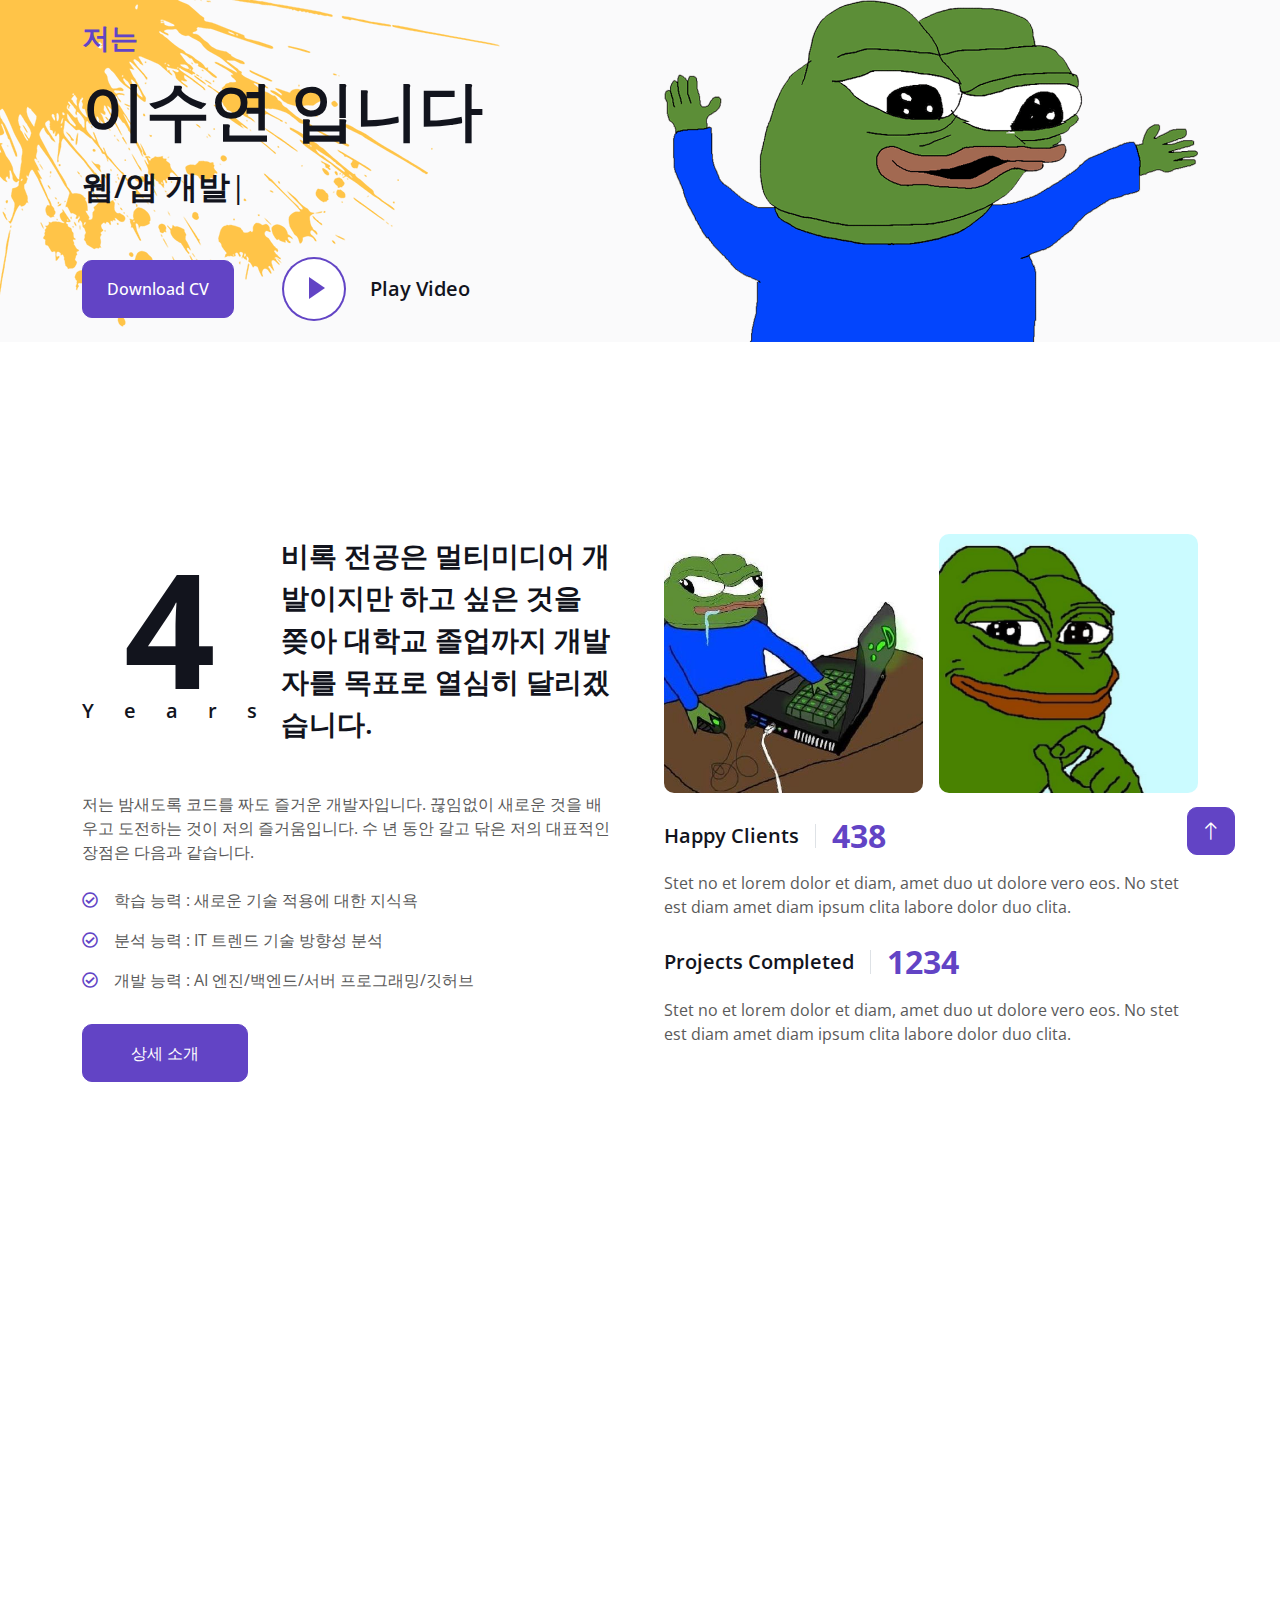
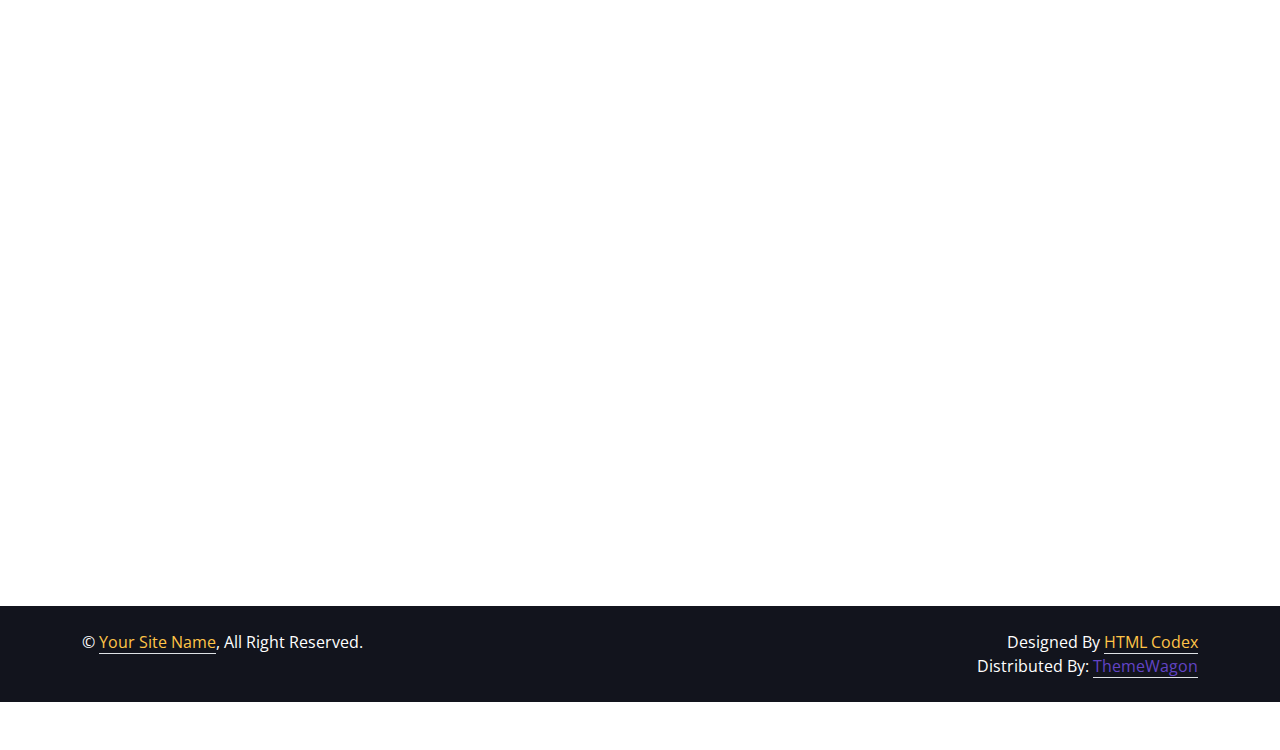
<file: index.html>
<!DOCTYPE html>
<html xmlns:th="http://www.thymeleaf.org">

<head>
    <meta charset="utf-8">
    <title>이수연 포트폴리오</title>
    <meta content="width=device-width, initial-scale=1.0" name="viewport">
    <meta content="" name="keywords">
    <meta content="" name="description">

    <!-- Favicon -->
    <link href="img/favicon.ico" rel="icon">

    <!-- Google Web Fonts -->
    <link rel="preconnect" href="https://fonts.googleapis.com">
    <link rel="preconnect" href="https://fonts.gstatic.com" crossorigin>
    <link href="https://fonts.googleapis.com/css2?family=Open+Sans:wght@400;500;600;700;800&display=swap" rel="stylesheet">

    <!-- Icon Font Stylesheet -->
    <link href="https://cdnjs.cloudflare.com/ajax/libs/font-awesome/5.10.0/css/all.min.css" rel="stylesheet">
    <link href="https://cdn.jsdelivr.net/npm/bootstrap-icons@1.4.1/font/bootstrap-icons.css" rel="stylesheet">

    <!-- Libraries Stylesheet -->
    <link href="lib/animate/animate.min.css" rel="stylesheet">
    <link href="lib/lightbox/css/lightbox.min.css" rel="stylesheet">
    <link href="lib/owlcarousel/assets/owl.carousel.min.css" rel="stylesheet">

    <!-- Customized Bootstrap Stylesheet -->
    <link href="css/bootstrap.min.css" rel="stylesheet">

    <!-- Template Stylesheet -->
    <link href="css/style.css" rel="stylesheet">
</head>

<body data-bs-spy="scroll" data-bs-target=".navbar" data-bs-offset="51">
    <!-- Spinner Start -->
    <div id="spinner" class="show bg-white position-fixed translate-middle w-100 vh-100 top-50 start-50 d-flex align-items-center justify-content-center">
        <div class="spinner-border text-primary" style="width: 3rem; height: 3rem;" role="status">
            <span class="sr-only">Loading...</span>
        </div>
    </div>
    <!-- Spinner End -->


    <!-- Navbar Start -->
    <nav class="navbar navbar-expand-lg bg-white navbar-light fixed-top shadow py-lg-0 px-4 px-lg-5 wow fadeIn" data-wow-delay="0.1s">
        <a href="index.html" class="navbar-brand d-block d-lg-none">
            <h1 class="text-primary fw-bold m-0">이수연</h1>
        </a>
        <button type="button" class="navbar-toggler" data-bs-toggle="collapse" data-bs-target="#navbarCollapse">
            <span class="navbar-toggler-icon"></span>
        </button>
        <div class="collapse navbar-collapse justify-content-between py-4 py-lg-0" id="navbarCollapse">
            <div class="navbar-nav ms-auto py-0">
                <a href="#home" class="nav-item nav-link active">홈페이지</a>
                <a href="#about" class="nav-item nav-link">내소개</a>
                <a href="#skill" class="nav-item nav-link">기술경험</a>
            </div>
            <a href="/board_list.html" class="navbar-brand border border-primary rounded bg-white py-3 px-4 mx-3 d-none d-lg-block" target="_blank">
                <h1 class="text-primary fw-bold m-0">게시판</h1>
            </a>
            <div class="navbar-nav me-auto py-0">
                <a href="#project" class="nav-item nav-link">프로젝트</a>
                <a href="#team" class="nav-item nav-link">팀원</a>
                <a href="#contact" class="nav-item nav-link">연락하기</a>
            </div>
        </div>
    </nav>
    <!-- Navbar End -->


    <!-- Header Start -->
    <div class="container-fluid bg-light my-6 mt-0" id="home">
        <div class="container">
            <div class="row g-5 align-items-center">
                <div class="col-lg-6 py-6 pb-0 pt-lg-0">
                    <h3 class="text-primary mb-3">저는</h3>
                    <h1 class="display-3 mb-3">이수연 입니다</h1>
                    <h2 class="typed-text-output d-inline"></h2>
                    <div class="typed-text d-none">웹/앱 개발, 프론트/백엔드, 소프트웨어 개발</div>
                    <div class="d-flex align-items-center pt-5">
                        <a href="" class="btn btn-primary py-3 px-4 me-5">Download CV</a>
                        <button type="button" class="btn-play" data-bs-toggle="modal" data-src="https://www.youtube.com/embed/DWRcNpR6Kdc" data-bs-target="#videoModal">
                            <span></span>
                        </button>
                        <h5 class="ms-4 mb-0 d-none d-sm-block">Play Video</h5>
                    </div>
                </div>
                <div class="col-lg-6">
                    <img class="img-fluid" src="img/profile.png" alt="">
                </div>
            </div>
        </div>
    </div>
    <!-- Header End -->


    <!-- Video Modal Start -->
    <div class="modal modal-video fade" id="videoModal" tabindex="-1" aria-labelledby="exampleModalLabel" aria-hidden="true">
        <div class="modal-dialog">
            <div class="modal-content rounded-0">
                <div class="modal-header">
                    <h3 class="modal-title" id="exampleModalLabel">Youtube Video</h3>
                    <button type="button" class="btn-close" data-bs-dismiss="modal" aria-label="Close"></button>
                </div>
                <div class="modal-body">
                    <!-- 16:9 aspect ratio -->
                    <div class="ratio ratio-16x9">
                        <iframe class="embed-responsive-item" src="" id="video" allowfullscreen allowscriptaccess="always" allow="autoplay"></iframe>
                    </div>
                </div>
            </div>
        </div>
    </div>
    <!-- Video Modal End -->


    <!-- About Start -->
    <div class="container-xxl py-6" id="about">
        <div class="container">
            <div class="row g-5">
                <div class="col-lg-6 wow fadeInUp" data-wow-delay="0.1s">
                    <div class="d-flex align-items-center mb-5">
                        <div class="years flex-shrink-0 text-center me-4">
                            <h1 class="display-1 mb-0">4</h1>
                            <h5 class="mb-0">Years</h5>
                        </div>
                        <h3 class="lh-base mb-0">비록 전공은 멀티미디어 개발이지만 하고 싶은 것을 쫒아 대학교 졸업까지 개발자를 목표로 열심히 달리겠습니다.</h3>
                    </div>
                    <p class="mb-4">저는 밤새도록 코드를 짜도 즐거운 개발자입니다. 끊임없이 새로운 것을 배우고 도전하는 것이 저의 즐거움입니다. 수 년 동안 갈고 닦은 저의 대표적인 장점은 다음과 같습니다.</p>
                    <p class="mb-3"><i class="far fa-check-circle text-primary me-3"></i>학습 능력 : 새로운 기술 적용에 대한 지식욕</p>
                    <p class="mb-3"><i class="far fa-check-circle text-primary me-3"></i>분석 능력 : IT 트렌드 기술 방향성 분석</p>
                    <p class="mb-3"><i class="far fa-check-circle text-primary me-3"></i>개발 능력 : AI 엔진/백엔드/서버 프로그래밍/깃허브</p>
                    <a class="btn btn-primary py-3 px-5 mt-3" href="/about_detailed.html">상세 소개</a>
                </div>
                <div class="col-lg-6 wow fadeInUp" data-wow-delay="0.5s">
                    <div class="row g-3 mb-4">
                        <div class="col-sm-6">
                            <img class="img-fluid rounded" src="img/about-1.jpeg" alt="">
                        </div>
                        <div class="col-sm-6">
                            <img class="img-fluid rounded" src="img/about-2.jpg" alt="">
                        </div>
                    </div>
                    <div class="d-flex align-items-center mb-3">
                        <h5 class="border-end pe-3 me-3 mb-0">Happy Clients</h5>
                        <h2 class="text-primary fw-bold mb-0" data-toggle="counter-up">1234</h2>
                    </div>
                    <p class="mb-4">Stet no et lorem dolor et diam, amet duo ut dolore vero eos. No stet est diam amet diam ipsum clita labore dolor duo clita.</p>
                    <div class="d-flex align-items-center mb-3">
                        <h5 class="border-end pe-3 me-3 mb-0">Projects Completed</h5>
                        <h2 class="text-primary fw-bold mb-0" data-toggle="counter-up">1234</h2>
                    </div>
                    <p class="mb-0">Stet no et lorem dolor et diam, amet duo ut dolore vero eos. No stet est diam amet diam ipsum clita labore dolor duo clita.</p>
                </div>
            </div>
        </div>
    </div>
    <!-- About End -->


    <!-- Expertise Start -->
    <div class="container-xxl py-6 pb-5" id="skill">
        <div class="container">
            <div class="row g-5">
                <div class="col-lg-6 wow fadeInUp" data-wow-delay="0.1s">
                    <h1 class="display-5 mb-5">기술 & 경험</h1>
                    <p class="mb-4">주요 웹 사이트 개발, 리눅스 웹 서버 구축/운영을 통해서 터미널을 통한 운영체제 서버 관리 이외 다양한 프로그래밍 언어 학습, 최근에는 생성형 AI를 활용한 북리더 콘텐츠 개발에 관심을 가지고 있습니다.</p>
                    <h3 class="mb-4">나의 기술들</h3>
                    <div class="row align-items-center">
                        <div class="col-md-6">
                            <div class="skill mb-4">
                                <div class="d-flex justify-content-between">
                                    <h6 class="font-weight-bold">HTML/CSS</h6>
                                    <h6 class="font-weight-bold">95%</h6>
                                </div>
                                <div class="progress">
                                    <div class="progress-bar bg-primary" role="progressbar" aria-valuenow="95" aria-valuemin="0" aria-valuemax="100"></div>
                                </div>
                            </div>
                            <div class="skill mb-4">
                                <div class="d-flex justify-content-between">
                                    <h6 class="font-weight-bold">Python</h6>
                                    <h6 class="font-weight-bold">85%</h6>
                                </div>
                                <div class="progress">
                                    <div class="progress-bar bg-warning" role="progressbar" aria-valuenow="85" aria-valuemin="0" aria-valuemax="100"></div>
                                </div>
                            </div>
                            <div class="skill mb-4">
                                <div class="d-flex justify-content-between">
                                    <h6 class="font-weight-bold">Spring Boot</h6>
                                    <h6 class="font-weight-bold">90%</h6>
                                </div>
                                <div class="progress">
                                    <div class="progress-bar bg-danger" role="progressbar" aria-valuenow="90" aria-valuemin="0" aria-valuemax="100"></div>
                                </div>
                            </div>
                        </div>
                        <div class="col-md-6">
                            <div class="skill mb-4">
                                <div class="d-flex justify-content-between">
                                    <h6 class="font-weight-bold">Javascript</h6>
                                    <h6 class="font-weight-bold">90%</h6>
                                </div>
                                <div class="progress">
                                    <div class="progress-bar bg-danger" role="progressbar" aria-valuenow="90" aria-valuemin="0" aria-valuemax="100"></div>
                                </div>
                            </div>
                            <div class="skill mb-4">
                                <div class="d-flex justify-content-between">
                                    <h6 class="font-weight-bold">JAVA</h6>
                                    <h6 class="font-weight-bold">90%</h6>
                                </div>
                                <div class="progress">
                                    <div class="progress-bar bg-danger" role="progressbar" aria-valuenow="90" aria-valuemin="0" aria-valuemax="100"></div>
                                </div>
                            </div>
                            <div class="skill mb-4">
                                <div class="d-flex justify-content-between">
                                    <h6 class="font-weight-bold">C++/C#</h6>
                                    <h6 class="font-weight-bold">95%</h6>
                                </div>
                                <div class="progress">
                                    <div class="progress-bar bg-dark" role="progressbar" aria-valuenow="95" aria-valuemin="0" aria-valuemax="100"></div>
                                </div>
                            </div>
                            <div class="skill mb-4">
                                <div class="d-flex justify-content-between">
                                    <h6 class="font-weight-bold">Wordpress</h6>
                                    <h6 class="font-weight-bold">85%</h6>
                                </div>
                                <div class="progress">
                                    <div class="progress-bar bg-info" role="progressbar" aria-valuenow="85" aria-valuemin="0" aria-valuemax="100"></div>
                                </div>
                            </div>
                        </div>
                    </div>
                </div>
                <div class="col-lg-6 wow fadeInUp" data-wow-delay="0.5s">
                    <ul class="nav nav-pills rounded border border-2 border-primary mb-5">
                        <li class="nav-item w-50">
                            <button class="nav-link w-100 py-3 fs-5 active" data-bs-toggle="pill" href="#tab-1">경험</button>
                        </li>
                        <li class="nav-item w-50">
                            <button class="nav-link w-100 py-3 fs-5" data-bs-toggle="pill" href="#tab-2">교육</button>
                        </li>
                    </ul>
                    <div class="tab-content">
                        <div id="tab-1" class="tab-pane fade show p-0 active">
                            <div class="row gy-5 gx-4">
                                <div class="col-sm-6">
                                    <h5>교육용 AI 챗봇 개발</h5>
                                    <hr class="text-primary my-2">
                                    <p class="text-primary mb-1">2024 - 2025</p>
                                    <h6 class="mb-0">Apex Software Inc</h6>
                                </div>
                                <div class="col-sm-6">
                                    <h5>Product Designer</h5>
                                    <hr class="text-primary my-2">
                                    <p class="text-primary mb-1">2000 - 2045</p>
                                    <h6 class="mb-0">Apex Software Inc</h6>
                                </div>
                                <div class="col-sm-6">
                                    <h5>Web Designer</h5>
                                    <hr class="text-primary my-2">
                                    <p class="text-primary mb-1">2000 - 2045</p>
                                    <h6 class="mb-0">Apex Software Inc</h6>
                                </div>
                                <div class="col-sm-6">
                                    <h5>Apps Designer</h5>
                                    <hr class="text-primary my-2">
                                    <p class="text-primary mb-1">2000 - 2045</p>
                                    <h6 class="mb-0">Apex Software Inc</h6>
                                </div>
                            </div>
                        </div>
                        <div id="tab-2" class="tab-pane fade show p-0">
                            <div class="row gy-5 gx-4">
                                <div class="col-sm-6">
                                    <h5>UI Design Course</h5>
                                    <hr class="text-primary my-2">
                                    <p class="text-primary mb-1">2000 - 2045</p>
                                    <h6 class="mb-0">Cambridge University</h6>
                                </div>
                                <div class="col-sm-6">
                                    <h5>IOS Development</h5>
                                    <hr class="text-primary my-2">
                                    <p class="text-primary mb-1">2000 - 2045</p>
                                    <h6 class="mb-0">Cambridge University</h6>
                                </div>
                                <div class="col-sm-6">
                                    <h5>Web Design</h5>
                                    <hr class="text-primary my-2">
                                    <p class="text-primary mb-1">2000 - 2045</p>
                                    <h6 class="mb-0">Cambridge University</h6>
                                </div>
                                <div class="col-sm-6">
                                    <h5>Apps Design</h5>
                                    <hr class="text-primary my-2">
                                    <p class="text-primary mb-1">2000 - 2045</p>
                                    <h6 class="mb-0">Cambridge University</h6>
                                </div>
                            </div>
                        </div>
                    </div>
                </div>
            </div>
        </div>
    </div>
    <!-- Expertise End -->


    <!-- Projects Start -->
    <div class="container-xxl py-6 pt-5" id="project">
        <div class="container">
            <div class="row g-5 mb-5 align-items-center wow fadeInUp" data-wow-delay="0.1s">
                <div class="col-lg-6">
                    <h1 class="display-5 mb-0">나의 프로젝트</h1>
                </div>
                <div class="col-lg-6 text-lg-end">
                    <ul class="list-inline mx-n3 mb-0" id="portfolio-flters">
                        <li class="mx-3 active" data-filter="*">전체 프로젝트</li>
                        <li class="mx-3" data-filter=".first">팀 개발</li>
                        <li class="mx-3" data-filter=".second">개인 개발</li>
                    </ul>
                </div>
            </div>
            <div class="row g-4 portfolio-container wow fadeInUp" data-wow-delay="0.1s">
                <div class="col-lg-4 col-md-6 portfolio-item first">
                    <div class="portfolio-img rounded overflow-hidden">
                        <img class="img-fluid" src="img/project-1.png" alt="">
                        <div class="portfolio-btn">
                            <a class="btn btn-lg-square btn-outline-secondary border-2 mx-1" href="img/project-1.png" data-lightbox="portfolio"><i class="fa fa-eye"></i></a>
                            <a class="btn btn-lg-square btn-outline-secondary border-2 mx-1" href=""><i class="fa fa-link"></i></a>
                        </div>
                    </div>
                </div>
                <div class="col-lg-4 col-md-6 portfolio-item second">
                    <div class="portfolio-img rounded overflow-hidden">
                        <img class="img-fluid" src="img/project-2.jpg" alt="">
                        <div class="portfolio-btn">
                            <a class="btn btn-lg-square btn-outline-secondary border-2 mx-1" href="img/project-2.jpg" data-lightbox="portfolio"><i class="fa fa-eye"></i></a>
                            <a class="btn btn-lg-square btn-outline-secondary border-2 mx-1" href=""><i class="fa fa-link"></i></a>
                        </div>
                    </div>
                </div>
                <div class="col-lg-4 col-md-6 portfolio-item first">
                    <div class="portfolio-img rounded overflow-hidden">
                        <img class="img-fluid" src="img/project-3.jpg" alt="">
                        <div class="portfolio-btn">
                            <a class="btn btn-lg-square btn-outline-secondary border-2 mx-1" href="img/project-3.jpg" data-lightbox="portfolio"><i class="fa fa-eye"></i></a>
                            <a class="btn btn-lg-square btn-outline-secondary border-2 mx-1" href=""><i class="fa fa-link"></i></a>
                        </div>
                    </div>
                </div>
                <div class="col-lg-4 col-md-6 portfolio-item second">
                    <div class="portfolio-img rounded overflow-hidden">
                        <img class="img-fluid" src="img/project-4.jpg" alt="">
                        <div class="portfolio-btn">
                            <a class="btn btn-lg-square btn-outline-secondary border-2 mx-1" href="img/project-4.jpg" data-lightbox="portfolio"><i class="fa fa-eye"></i></a>
                            <a class="btn btn-lg-square btn-outline-secondary border-2 mx-1" href=""><i class="fa fa-link"></i></a>
                        </div>
                    </div>
                </div>
                <div class="col-lg-4 col-md-6 portfolio-item first">
                    <div class="portfolio-img rounded overflow-hidden">
                        <img class="img-fluid" src="img/project-5.jpg" alt="">
                        <div class="portfolio-btn">
                            <a class="btn btn-lg-square btn-outline-secondary border-2 mx-1" href="img/project-5.jpg" data-lightbox="portfolio"><i class="fa fa-eye"></i></a>
                            <a class="btn btn-lg-square btn-outline-secondary border-2 mx-1" href=""><i class="fa fa-link"></i></a>
                        </div>
                    </div>
                </div>
                <div class="col-lg-4 col-md-6 portfolio-item second">
                    <div class="portfolio-img rounded overflow-hidden">
                        <img class="img-fluid" src="img/project-6.jpg" alt="">
                        <div class="portfolio-btn">
                            <a class="btn btn-lg-square btn-outline-secondary border-2 mx-1" href="img/project-6.jpg" data-lightbox="portfolio"><i class="fa fa-eye"></i></a>
                            <a class="btn btn-lg-square btn-outline-secondary border-2 mx-1" href=""><i class="fa fa-link"></i></a>
                        </div>
                    </div>
                </div>
            </div>
        </div>
    </div>
    <!-- Projects End -->


    <!-- Team Start -->
    <div class="container-xxl py-6 pb-5" id="team">
        <div class="container">
            <div class="row g-5 mb-5 wow fadeInUp" data-wow-delay="0.1s">
                <div class="col-lg-6">
                    <h1 class="display-5 mb-0">프로젝트 팀원들</h1>
                </div>
                <div class="col-lg-6 text-lg-end">
                    <a class="btn btn-primary py-3 px-5" href="">직접 연락하기</a>
                    <a class="btn btn-primary py-3 px-5" href="mailto:sooyeon1085@gmail.com">메일 보내기</a>
                </div>
            </div>
            <div class="row g-4">
                <div class="col-lg-4 col-md-6 wow fadeInUp" data-wow-delay="0.1s">
                    <div class="team-item position-relative">
                        <img class="img-fluid rounded" src="img/team-1.jpg" alt="">
                        <div class="team-text bg-white rounded-end p-4">
                            <div>
                                <h5>페페</h5>
                                <span>프론트엔드 개발자</span>
                            </div>
                            <i class="fa fa-arrow-right fa-2x text-primary"></i>
                        </div>
                    </div>
                </div>
                <div class="col-lg-4 col-md-6 wow fadeInUp" data-wow-delay="0.3s">
                    <div class="team-item position-relative">
                        <img class="img-fluid rounded" src="img/team-2.jpg" alt="">
                        <div class="team-text bg-white rounded-end p-4">
                            <div>
                                <h5>가나디</h5>
                                <span>UI/UX 디자이너</span>
                            </div>
                            <i class="fa fa-arrow-right fa-2x text-primary"></i>
                        </div>
                    </div>
                </div>
                <div class="col-lg-4 col-md-6 wow fadeInUp" data-wow-delay="0.5s">
                    <div class="team-item position-relative">
                        <img class="img-fluid rounded" src="img/team-3.png" alt="">
                        <div class="team-text bg-white rounded-end p-4">
                            <div>
                                <h5>하치와레</h5>
                                <span>백엔드 개발자</span>
                            </div>
                            <i class="fa fa-arrow-right fa-2x text-primary"></i>
                        </div>
                    </div>
                </div>
            </div>
        </div>
    </div>
    <!-- Team End -->


    <!-- Testimonial Start -->
    <div class="container-fluid bg-light py-5 my-5" id="testimonial">
        <div class="container-fluid py-5">
            <h1 class="display-5 text-center mb-5 wow fadeInUp" data-wow-delay="0.1s">추천인/전문가 후기</h1>
            <div class="row justify-content-center">
                <div class="col-lg-3 d-none d-lg-block">
                    <div class="testimonial-left h-100">
                        <img class="img-fluid wow fadeIn" data-wow-delay="0.1s" src="img/testimonial-1.jpg" alt="">
                        <img class="img-fluid wow fadeIn" data-wow-delay="0.3s" src="img/testimonial-2.jpg" alt="">
                        <img class="img-fluid wow fadeIn" data-wow-delay="0.5s" src="img/testimonial-3.jpg" alt="">
                    </div>
                </div>
                <div class="col-lg-6 wow fadeInUp" data-wow-delay="0.5s">
                    <div class="owl-carousel testimonial-carousel">
                        <div class="testimonial-item text-center">
                            <div class="position-relative mb-5">
                                <img class="img-fluid rounded-circle border border-secondary p-2 mx-auto" src="img/testimonial-1.jpg" alt="">
                                <div class="testimonial-icon">
                                    <i class="fa fa-quote-left text-primary"></i>
                                </div>
                            </div>
                            <p class="fs-5 fst-italic">소... 솔직히 개발자는 머리쓰는 노가다라고 생각해요... (봇치야 그게 무슨 소리니)</p>
                            <hr class="w-25 mx-auto">
                            <h5>고토 히토리</h5>
                            <span>기타리스트</span>
                        </div>
                        <div class="testimonial-item text-center">
                            <div class="position-relative mb-5">
                                <img class="img-fluid rounded-circle border border-secondary p-2 mx-auto" src="img/testimonial-2.jpg" alt="">
                                <div class="testimonial-icon">
                                    <i class="fa fa-quote-left text-primary"></i>
                                </div>
                            </div>
                            <p class="fs-5 fst-italic">Muchas gracias afición, esto es para vosotros siuuuuuuuuu</p>
                            <hr class="w-25 mx-auto">
                            <h5>크리스티아누 호날두</h5>
                            <span>축구선수 (알 나스르)</span>
                        </div>
                        <div class="testimonial-item text-center">
                            <div class="position-relative mb-5">
                                <img class="img-fluid rounded-circle border border-secondary p-2 mx-auto" src="img/testimonial-3.jpg" alt="">
                                <div class="testimonial-icon">
                                    <i class="fa fa-quote-left text-primary"></i>
                                </div>
                            </div>
                            <p class="fs-5 fst-italic">깐부치킨 맛있어요</p>
                            <hr class="w-25 mx-auto">
                            <h5>젠슨 황</h5>
                            <span>엔비디아 CEO</span>
                        </div>
                    </div>
                </div>
                <div class="col-lg-3 d-none d-lg-block">
                    <div class="testimonial-right h-100">
                        <img class="img-fluid wow fadeIn" data-wow-delay="0.1s" src="img/testimonial-1.jpg" alt="">
                        <img class="img-fluid wow fadeIn" data-wow-delay="0.3s" src="img/testimonial-2.jpg" alt="">
                        <img class="img-fluid wow fadeIn" data-wow-delay="0.5s" src="img/testimonial-3.jpg" alt="">
                    </div>
                </div>
            </div>
        </div>
    </div>
    <!-- Testimonial End -->


    <!-- Contact Start -->
    <div class="container-xxl pb-5" id="contact">
        <div class="container py-5">
            <div class="row g-5 mb-5 wow fadeInUp" data-wow-delay="0.1s">
                <div class="col-lg-6">
                    <h1 class="display-5 mb-0">함께 일하실분을 찾습니다!</h1>
                </div>
            </div>
            <div class="row g-5">
                <div class="col-lg-5 col-md-6 wow fadeInUp" data-wow-delay="0.1s">
                    <p class="mb-2">나의 사무실 :</p>
                    <h3 class="fw-bold">한국, 서울</h3>
                    <hr class="w-100">
                    <p class="mb-2">연락처 :</p>
                    <h3 class="fw-bold">+012 345 6789</h3>
                    <hr class="w-100">
                    <p class="mb-2">메일 확인 :</p>
                    <h3 class="fw-bold">info@example.com</h3>
                    <hr class="w-100">
                    <p class="mb-2">개인 SNS :</p>
                    <div class="d-flex pt-2">
                        <a class="btn btn-square btn-primary me-2" href=""><i class="fab fa-twitter"></i></a>
                        <a class="btn btn-square btn-primary me-2" href=""><i class="fab fa-facebook-f"></i></a>
                        <a class="btn btn-square btn-primary me-2" href=""><i class="fab fa-youtube"></i></a>
                        <a class="btn btn-square btn-primary me-2" href=""><i class="fab fa-linkedin-in"></i></a>
                    </div>
                </div>
                <div class="col-lg-7 col-md-6 wow fadeInUp" data-wow-delay="0.5s">
                    <form action="/upload-email" method="post">
                        <div class="row g-3">
                            <div class="col-md-6">
                                <div class="form-floating">
                                    <input type="text" class="form-control" id="name" placeholder="Your Name">
                                    <label for="name">당신의 이름</label>
                                </div>
                            </div>
                            <div class="col-md-6">
                                <div class="form-floating">
                                    <input type="email" class="form-control" id="email" name="email" placeholder="Your Email">
                                    <label for="email">당신의 이메일</label>
                                </div>
                            </div>
                            <div class="col-12">
                                <div class="form-floating">
                                    <input type="text" class="form-control" id="subject" name="subject" placeholder="Subject">
                                    <label for="subject">메일 제목</label>
                                </div>
                            </div>
                            <div class="col-12">
                                <div class="form-floating">
                                    <textarea class="form-control" placeholder="Leave a message here" id="message" name="message" style="height: 100px"></textarea>
                                    <label for="message">메시지</label>
                                </div>
                            </div>
                            <div class="col-12">
                                <button class="btn btn-primary py-3 px-5" type="submit">메일 보내기</button>
                            </div>
                        </div>
                    </form>
                </div>
            </div>
        </div>
    </div>
    <!-- Contact End -->


    <!-- Map Start -->
    <div class="container-xxl pt-5 px-0 wow fadeInUp" data-wow-delay="0.1s">
        <div class="container-xxl pt-5 px-0">
            <div class="bg-dark">
                <iframe src="https://www.google.com/maps/embed?pb=!1m18!1m12!1m3!1d3170.4441489339524!2d126.9256101755323!3d37.37932733484142!2m3!1f0!2f0!3f0!3m2!1i1024!2i768!4f13.1!3m3!1m2!1s0x357b67b86fa90ca9%3A0x50ab76efd5310e0d!2z7ISx6rKw64yA7ZWZ6rWQ!5e0!3m2!1sko!2skr!4v1764733414792!5m2!1sko!2skr" frameborder="0" style="width: 100%; height: 450px; border:0;" allowfullscreen="" aria-hidden="false" tabindex="0"></iframe>
            </div>
        </div>
    </div>
    <!-- Map End -->


    <!-- Copyright Start -->
    <div class="container-fluid bg-dark text-white py-4">
        <div class="container">
            <div class="row">
                <div class="col-md-6 text-center text-md-start mb-3 mb-md-0">
                    &copy; <a class="border-bottom text-secondary" href="#">Your Site Name</a>, All Right Reserved.
                </div>
                <div class="col-md-6 text-center text-md-end">
                    <!--/*** This template is free as long as you keep the footer author’s credit link/attribution link/backlink. If you'd like to use the template without the footer author’s credit link/attribution link/backlink, you can purchase the Credit Removal License from "https://htmlcodex.com/credit-removal". Thank you for your support. ***/-->
                    Designed By <a class="border-bottom text-secondary" href="https://htmlcodex.com">HTML Codex</a>
                    <br>Distributed By: <a class="border-bottom" href="https://themewagon.com" target="_blank">ThemeWagon</a>
                </div>
            </div>
        </div>
    </div>
    </div>
    <!-- Copyright End -->


    <!-- Back to Top -->
    <a href="#" class="btn btn-lg btn-primary btn-lg-square back-to-top"><i class="bi bi-arrow-up"></i></a>


    <!-- JavaScript Libraries -->
    <script src="https://code.jquery.com/jquery-3.4.1.min.js"></script>
    <script src="https://cdn.jsdelivr.net/npm/bootstrap@5.0.0/dist/js/bootstrap.bundle.min.js"></script>
    <script src="lib/wow/wow.min.js"></script>
    <script src="lib/easing/easing.min.js"></script>
    <script src="lib/waypoints/waypoints.min.js"></script>
    <script src="lib/typed/typed.min.js"></script>
    <script src="lib/counterup/counterup.min.js"></script>
    <script src="lib/owlcarousel/owl.carousel.min.js"></script>
    <script src="lib/isotope/isotope.pkgd.min.js"></script>
    <script src="lib/lightbox/js/lightbox.min.js"></script>

    <!-- Template Javascript -->
    <script src="js/main.js"></script>
</body>

</html>
</file>
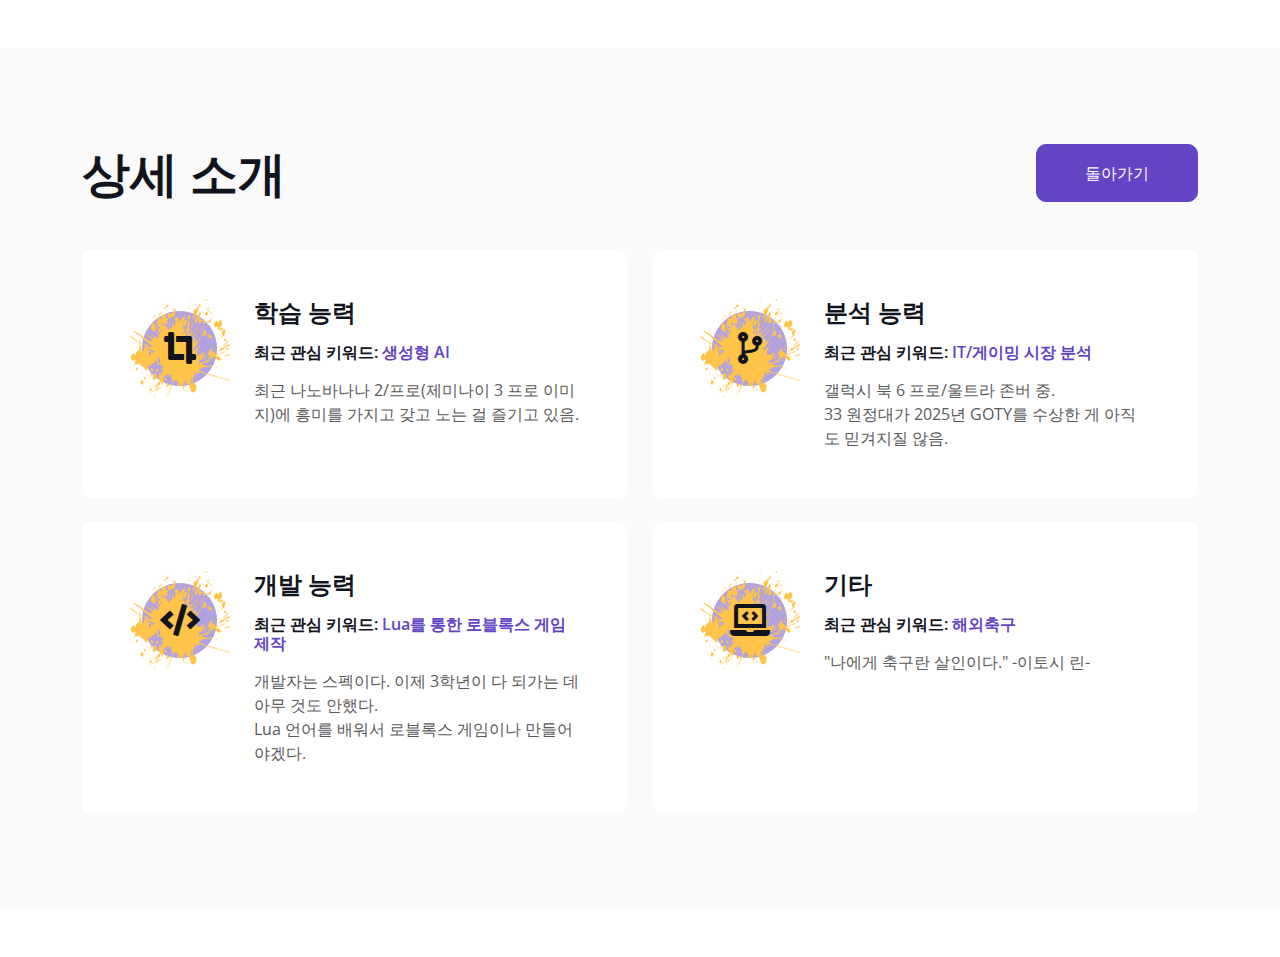
<file: about_detailed.html>
<!DOCTYPE html>
<html xmlns:th="http://www.thymeleaf.org">
<head>
    <meta charset="UTF-8">
    <title>이수연 상세 소개</title>

    <!-- Favicon -->
    <link href="img/favicon.ico" rel="icon">

    <!-- Google Web Fonts -->
    <link rel="preconnect" href="https://fonts.googleapis.com">
    <link rel="preconnect" href="https://fonts.gstatic.com" crossorigin>
    <link href="https://fonts.googleapis.com/css2?family=Open+Sans:wght@400;500;600;700;800&display=swap" rel="stylesheet"> 

    <!-- Icon Font Stylesheet -->
    <link href="https://cdnjs.cloudflare.com/ajax/libs/font-awesome/5.10.0/css/all.min.css" rel="stylesheet">
    <link href="https://cdn.jsdelivr.net/npm/bootstrap-icons@1.4.1/font/bootstrap-icons.css" rel="stylesheet">

    <!-- Libraries Stylesheet -->
    <link href="lib/animate/animate.min.css" rel="stylesheet">
    <link href="lib/lightbox/css/lightbox.min.css" rel="stylesheet">
    <link href="lib/owlcarousel/assets/owl.carousel.min.css" rel="stylesheet">

    <!-- Customized Bootstrap Stylesheet -->
    <link href="css/bootstrap.min.css" rel="stylesheet">

    <!-- Template Stylesheet -->
    <link href="css/style.css" rel="stylesheet">
</head>
<body>
        <!-- Service Start -->
    <div class="container-fluid bg-light my-5 py-6" id="service">
        <div class="container">
            <div class="row g-5 mb-5 wow fadeInUp" data-wow-delay="0.1s">
                <div class="col-lg-6">
                    <h1 class="display-5 mb-0">상세 소개</h1>
                </div>
                <div class="col-lg-6 text-lg-end">
                    <a class="btn btn-primary py-3 px-5" href="/index.html">돌아가기</a>
                </div>
            </div>
            <div class="row g-4">
                <div class="col-lg-6 wow fadeInUp" data-wow-delay="0.1s">
                    <div class="service-item d-flex flex-column flex-sm-row bg-white rounded h-100 p-4 p-lg-5">
                        <div class="bg-icon flex-shrink-0 mb-3">
                            <i class="fa fa-crop-alt fa-2x text-dark"></i>
                        </div>
                        <div class="ms-sm-4">
                            <h4 class="mb-3">학습 능력</h4>
                            <h6 class="mb-3">최근 관심 키워드: <span class="text-primary">생성형 AI</span></h6>
                            <span>최근 나노바나나 2/프로(제미나이 3 프로 이미지)에 흥미를 가지고 갖고 노는 걸 즐기고 있음.</span>
                        </div>
                    </div>
                </div>
                <div class="col-lg-6 wow fadeInUp" data-wow-delay="0.3s">
                    <div class="service-item d-flex flex-column flex-sm-row bg-white rounded h-100 p-4 p-lg-5">
                        <div class="bg-icon flex-shrink-0 mb-3">
                            <i class="fa fa-code-branch fa-2x text-dark"></i>
                        </div>
                        <div class="ms-sm-4">
                            <h4 class="mb-3">분석 능력</h4>
                            <h6 class="mb-3">최근 관심 키워드: <span class="text-primary">IT/게이밍 시장 분석</span></h6>
                            <span>갤럭시 북 6 프로/울트라 존버 중. <br>
                                33 원정대가 2025년 GOTY를 수상한 게 아직도 믿겨지질 않음.</span>
                        </div>
                    </div>
                </div>
                <div class="col-lg-6 wow fadeInUp" data-wow-delay="0.1s">
                    <div class="service-item d-flex flex-column flex-sm-row bg-white rounded h-100 p-4 p-lg-5">
                        <div class="bg-icon flex-shrink-0 mb-3">
                            <i class="fa fa-code fa-2x text-dark"></i>
                        </div>
                        <div class="ms-sm-4">
                            <h4 class="mb-3">개발 능력</h4>
                            <h6 class="mb-3">최근 관심 키워드: <span class="text-primary">Lua를 통한 로블록스 게임 제작</span></h6>
                            <span>개발자는 스펙이다. 이제 3학년이 다 되가는 데 아무 것도 안했다. <br>
                                Lua 언어를 배워서 로블록스 게임이나 만들어야겠다.</span>
                        </div>
                    </div>
                </div>
                <div class="col-lg-6 wow fadeInUp" data-wow-delay="0.3s">
                    <div class="service-item d-flex flex-column flex-sm-row bg-white rounded h-100 p-4 p-lg-5">
                        <div class="bg-icon flex-shrink-0 mb-3">
                            <i class="fa fa-laptop-code fa-2x text-dark"></i>
                        </div>
                        <div class="ms-sm-4">
                            <h4 class="mb-3">기타</h4>
                            <h6 class="mb-3">최근 관심 키워드: <span class="text-primary">해외축구</span></h6>
                            <span>"나에게 축구란 살인이다." -이토시 린-</span>
                        </div>
                    </div>
                </div>
            </div>
        </div>
    </div>
    <!-- Service End -->
</body>
</html>
</file>
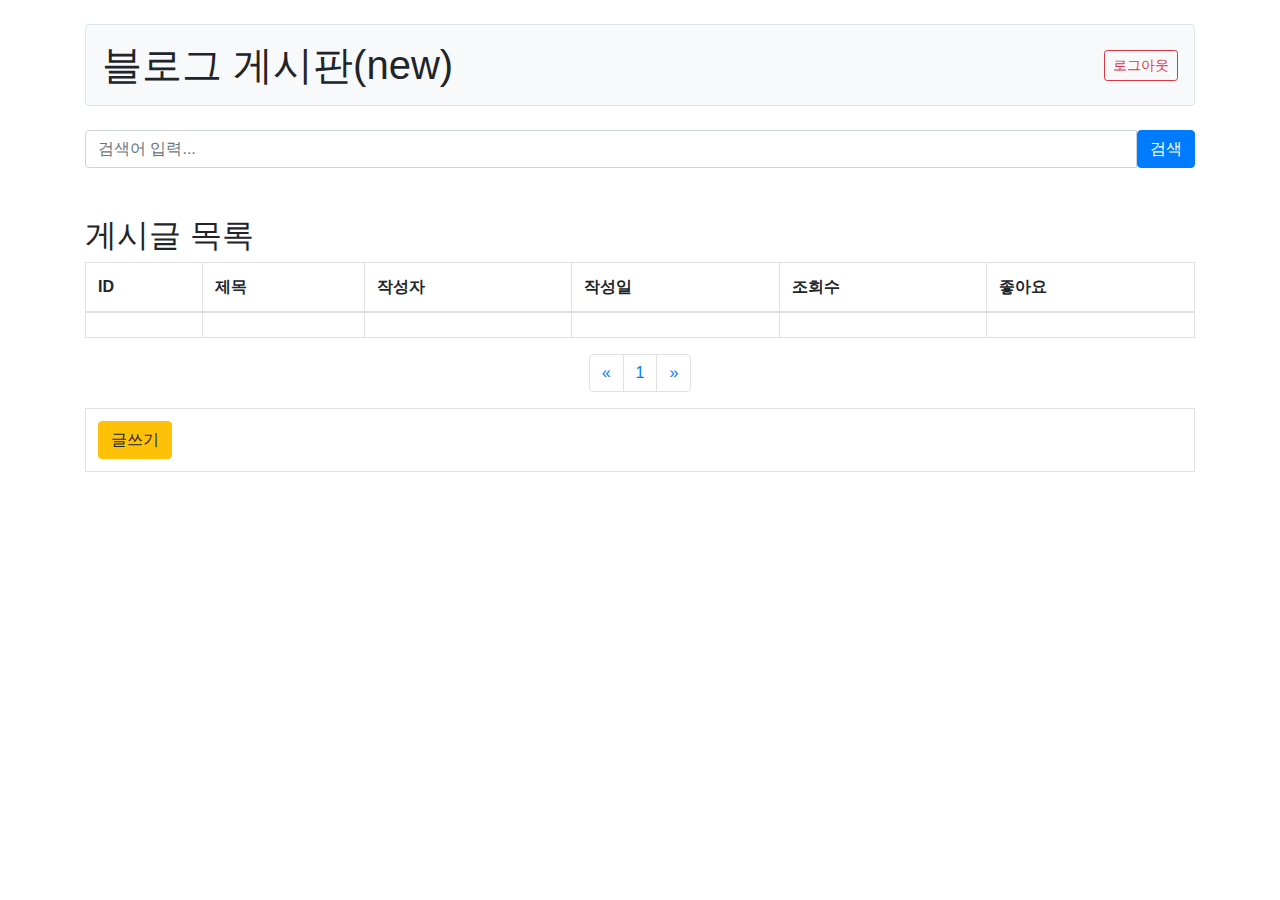
<file: board_list.html>
<!DOCTYPE html>
<html xmlns:th="http://www.thymeleaf.org">

<head>
    <meta charset="UTF-8">
    <title>블로그 게시판 (new)</title>
    <meta content="width=device-width, initial-scale=1.0" name="viewport">
    <link rel="stylesheet" href="https://stackpath.bootstrapcdn.com/bootstrap/4.5.2/css/bootstrap.min.css">
</head>

<body>
    <div class="container">
        <div class="d-flex justify-content-between align-items-center mt-4 p-3 border rounded bg-light">
            <h1 class="m-0">블로그 게시판(new)</h1>
            <div class="text-right">
                <span class="font-weight-bold text-primary" th:text="${email} + '님 환영합니다.'"></span>
                <a class="btn btn-sm btn-outline-danger ml-3" th:href="@{/api/logout}">로그아웃</a>
            </div>
        </div>

        <!-- 게시글 검색창 -->
        <form th:action="@{/board_list}" method="get" class="mt-4">
            <div class="input-group">
                <input type="text" name="keyword" th:value="${keyword}" class="form-control" placeholder="검색어 입력...">
                <button type="submit" class="btn btn-primary">검색</button>
            </div>
        </form>
        <!-- 게시글 리스트 -->
        <div class="mt-5">

            <h2>게시글 목록</h2>
            <table class="table table-bordered">
                <thead>
                    <tr>
                        <th>ID</th>
                        <th>제목</th>
                        <th>작성자</th>
                        <th>작성일</th>
                        <th>조회수</th>
                        <th>좋아요</th>
                    </tr>
                </thead>
                <tbody>
                    <tr th:each="board : ${boards}">
                        <td th:text="${board.id}"></td>
                        <td>
                            <a th:href="@{/board_view/{id}(id=${board.id})}">
                                <span th:text="${board.title}"></span>
                            </a>
                        </td>
                        <td th:text="${board.user}"></td>
                        <td th:text="${board.newdate}"></td>
                        <td th:text="${board.count}"></td>
                        <td th:text="${board.likec}"></td>
                    </tr>
                </tbody>
            </table>
        </div>
        <nav aria-label="Page navigation">
            <ul class="pagination justify-content-center">
                <li class="page-item" th:classappend="${currentPage == 0} ? 'disabled'">
                    <a class="page-link" th:href="@{/board_list(page=${currentPage - 1}, keyword=${keyword})}" aria-label="Previous">
                        <span aria-hidden="true">&laquo;</span>
                    </a>
                </li>
                <li class="page-item" th:each="i : ${#numbers.sequence(0, totalPages - 1)}"
                th:classappend="${i == currentPage} ? 'active'">
                <a class="page-link" th:href="@{/board_list(page=${i}, keyword=${keyword})}" th:text="${i + 1}">1</a>
            </li>
            <li class="page-item" th:classappend="${currentPage + 1 >= totalPages} ? 'disabled'">
                <a class="page-link" th:href="@{/board_list(page=${currentPage + 1}, keyword=${keyword})}" aria-label="Next">
                    <span aria-hidden="true">&raquo;</span>
                </a>
            </li>
        </ul>
    </nav>
        <!-- 글쓰기 페이지 -->
        <table class="table table-bordered">
            <tbody>
                <tr>
                    <td>
                        <!-- 글쓰기 버튼 -->
                        <a class="btn btn-warning" th:href="@{/board_write}">글쓰기</a>
                    </td>
                </tr>
            </tbody>
        </table>
    </div>
</body>

</html>
</file>
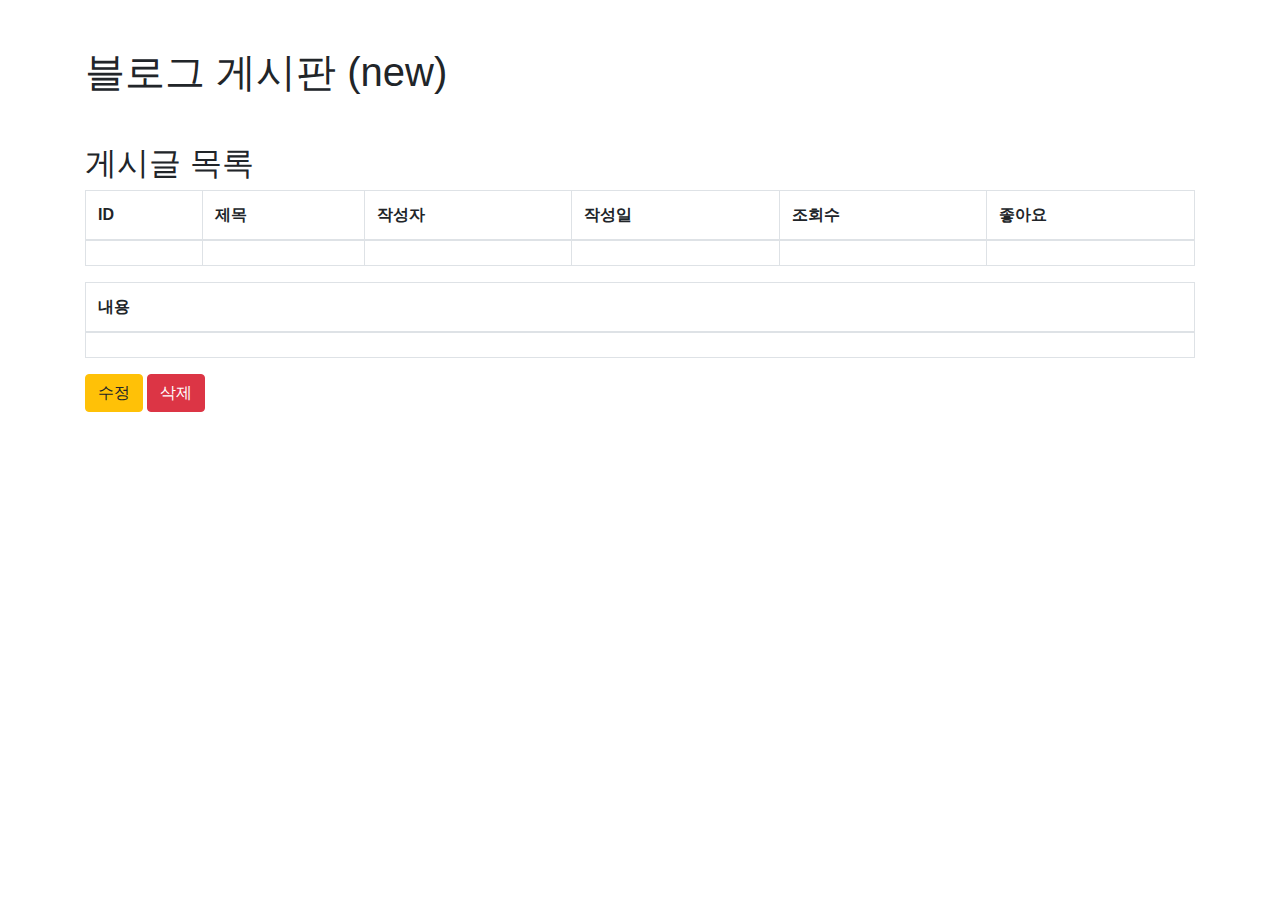
<file: board_view.html>
<!DOCTYPE html>
<html xmlns:th="http://www.thymeleaf.org">

<head>
    <meta charset="UTF-8">
    <title>블로그 게시판 (new)</title>
    <meta content="width=device-width, initial-scale=1.0" name="viewport">
    <link rel="stylesheet" href="https://stackpath.bootstrapcdn.com/bootstrap/4.5.2/css/bootstrap.min.css">
</head>

<body>
    <div class="container">
        <h1 class="mt-5">블로그 게시판 (new)</h1>
        <!-- 게시글 리스트 -->
        <div class="mt-5">
            <h2>게시글 목록</h2>
            <table class="table table-bordered">
                <thead>
                    <tr>
                        <th>ID</th>
                        <th>제목</th>
                        <th>작성자</th>
                        <th>작성일</th>
                        <th>조회수</th>
                        <th>좋아요</th>
                    </tr>
                </thead>
                <tbody>
                    <tr th:each="board : ${boards}">
                        <td th:text="${board.id}"></td>
                        <td>
                            <a th:href="@{/board_view/{id}(id=${board.id})}">
                                <span th:text="${board.title}"></span>
                            </a>
                        </td>
                        <td th:text="${board.user}"></td>
                        <td th:text="${board.newdate}"></td>
                        <td th:text="${board.count}"></td>
                        <td th:text="${board.likec}"></td>
                    </tr>
                </tbody>
            </table>
            <table class="table table-bordered">
                <thead>
                    <tr>
                        <th>내용</th>
                    </tr>
                </thead>
                <tbody>
                    <tr th:each="board : ${boards}">
                        <td th:text="${board.content}"></td>
                    </tr>
                </tbody>
            </table>
            <tr th:each="board : ${boards}">
                <td>
                    <!-- 수정 버튼 -->
                    <a class="btn btn-warning" th:href="@{/board_edit/{id}(id=${board.id})}">수정</a>
                    <!-- 삭제 버튼 -->
                    <form th:action="@{/api/board_delete/{id}(id=${board.id})}" method="post" style="display:inline;">
                        <input type="hidden" name="_method" value="delete">
                        <button type="submit" class="btn btn-danger">삭제</button>
                    </form>
                </td>
            </tr>
        </div>
    </div>
</body>

</html>
</file>
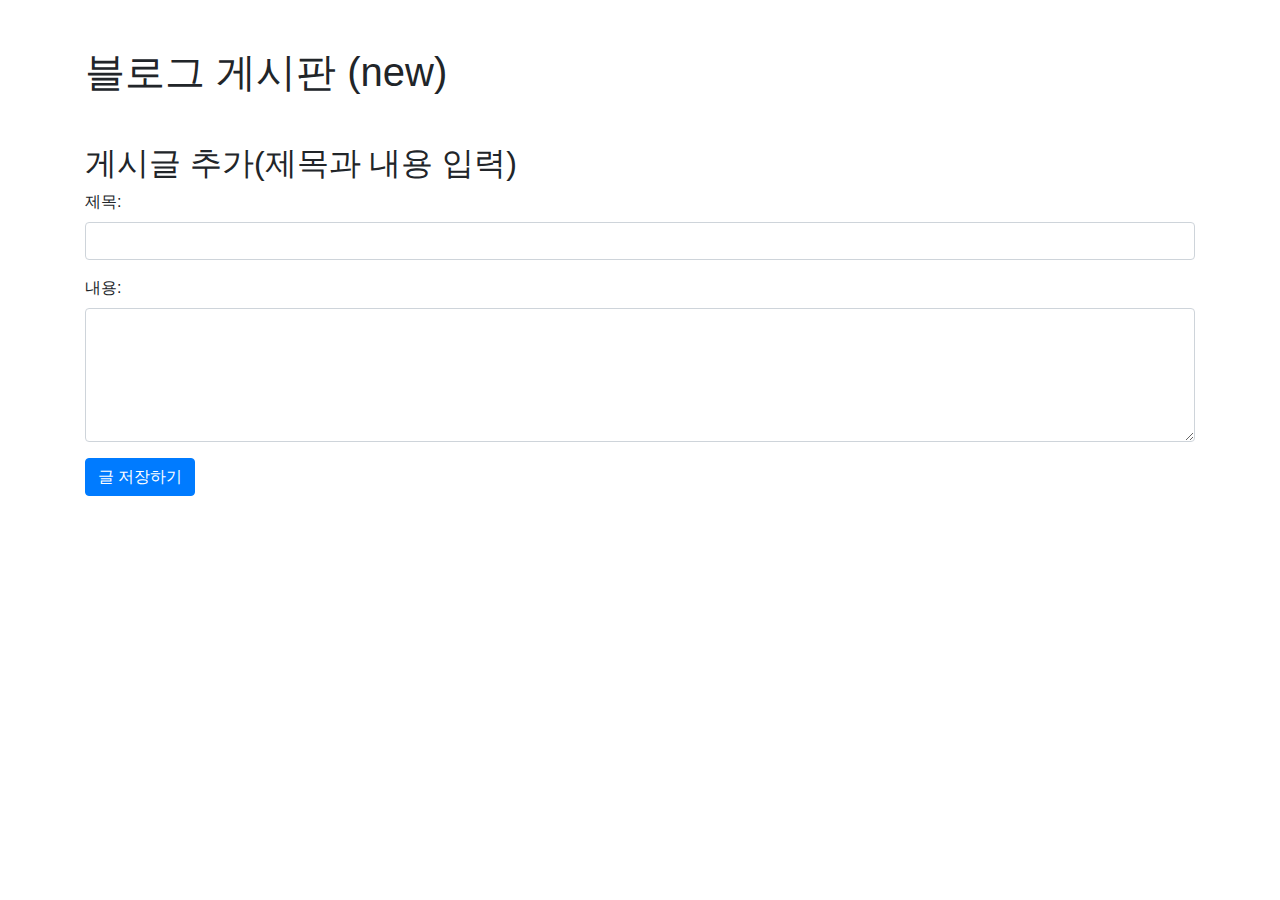
<file: board_write.html>
<!DOCTYPE html>
<html xmlns:th="http://www.thymeleaf.org">

<head>
    <meta charset="UTF-8">
    <title>블로그 게시판 (new)</title>
    <meta content="width=device-width, initial-scale=1.0" name="viewport">
    <link rel="stylesheet" href="https://stackpath.bootstrapcdn.com/bootstrap/4.5.2/css/bootstrap.min.css">
</head>

<body>
    <div class="container">
        <h1 class="mt-5">블로그 게시판 (new)</h1>
        <div class="mt-5">
            <!-- 게시글 추가 폼 -->
            <div class="mt-4">
                <h2>게시글 추가(제목과 내용 입력)</h2>
                <form th:action="@{/api/boards}" method="post" name="content">
                    <div class="form-group">
                        <label for="title">제목:</label>
                        <input type="text" class="form-control" id="title" name="title" required>
                    </div>
                    <div class="form-group">
                        <label for="content">내용:</label>
                        <textarea class="form-control" id="content" name="content" rows="5" required></textarea>
                    </div>
                    <button type="submit" class="btn btn-primary">글 저장하기</button>
                    <input type="hidden" id="user" name="user" value="GUEST">
                    <input type="hidden" id="newdate" name="newdate" value="오늘날짜">
                    <input type="hidden" id="count" name="count" value="0">
                    <input type="hidden" id="likec" name="likec" value="0">
                </form>
            </div>
        </div>
</body>

</html>
</file>
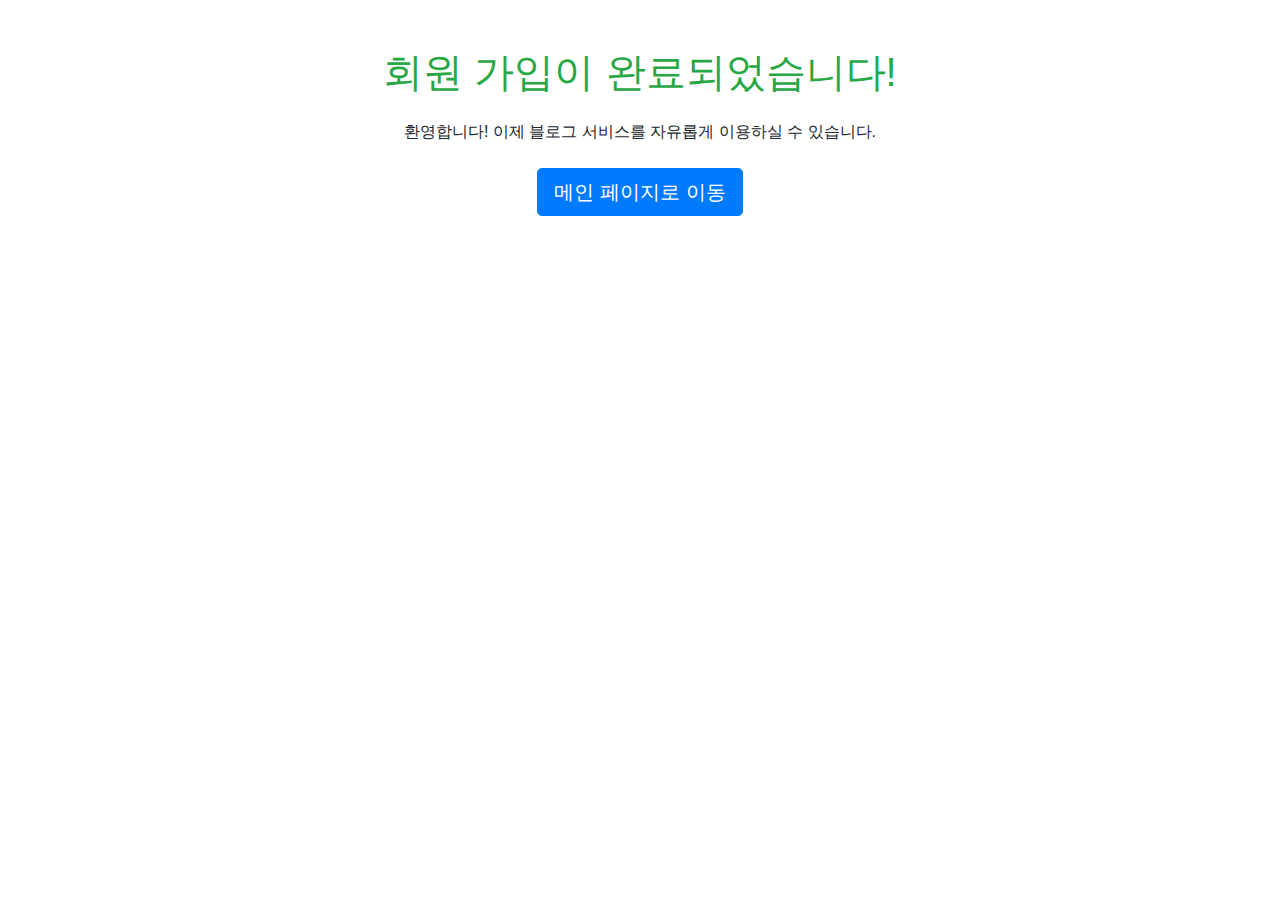
<file: join_end.html>
<!DOCTYPE html>
<html xmlns:th="http://www.thymeleaf.org">

<head>
    <meta charset="UTF-8">
    <title>회원가입 화면</title>
    <meta content="width=device-width, initial-scale=1.0" name="viewport">
    <link rel="stylesheet" href="https://stackpath.bootstrapcdn.com/bootstrap/4.5.2/css/bootstrap.min.css">
</head>

<body>
    <div class="container">
        <div class="container text-center mt-5">
            <!-- 회원가입 완료 메시지 -->
            <h1 class="mb-4 text-success">회원 가입이 완료되었습니다!</h1>
            <p class="mb-4">환영합니다! 이제 블로그 서비스를 자유롭게 이용하실 수 있습니다.</p>
            <!-- 메인 페이지로 돌아가기 버튼 -->
            <a href="/" class="btn btn-primary btn-lg">
                메인 페이지로 이동
            </a>
        </div>
</body>

</html>
</file>
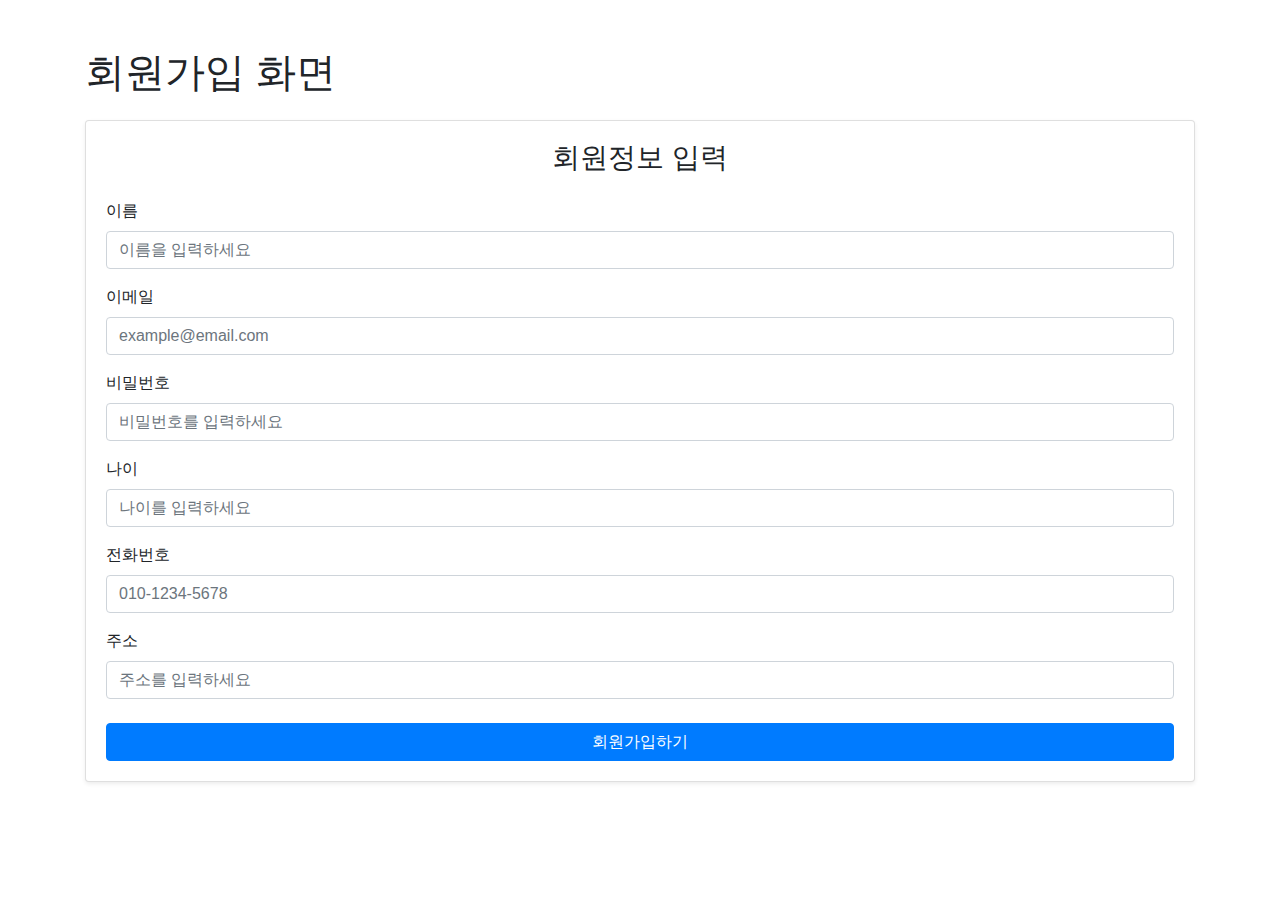
<file: join_new.html>
<!DOCTYPE html>
<html xmlns:th="http://www.thymeleaf.org">

<head>
    <meta charset="UTF-8">
    <title>회원가입 화면</title>
    <meta content="width=device-width, initial-scale=1.0" name="viewport">
    <link rel="stylesheet" href="https://stackpath.bootstrapcdn.com/bootstrap/4.5.2/css/bootstrap.min.css">
</head>

<body>
    <div class="container">
        <h1 class="mt-5">회원가입 화면</h1>
        <!-- 회원가입 폼 -->
        <div class="mt-4">
            <div class="card shadow-sm">
                <div class="card-body">
                    <h3 class="card-title text-center mb-4">회원정보 입력</h3>
                    <form th:action="@{/api/members}" method="post">
                        <!-- 이름 -->
                        <div class="form-group">
                            <label for="name">이름</label>
                            <input type="text" class="form-control" id="name" name="name" placeholder="이름을 입력하세요" required>
                        </div>
                        <!-- 이메일 -->
                        <div class="form-group">
                            <label for="email">이메일</label>
                            <input type="email" class="form-control" id="email" name="email" placeholder="example@email.com" required>
                        </div>
                        <!-- 비밀번호 -->
                        <div class="form-group">
                            <label for="password">비밀번호</label>
                            <input type="password" class="form-control" id="password" name="password" placeholder="비밀번호를 입력하세요" required>
                        </div>
                        <!-- 나이 -->
                        <div class="form-group">
                            <label for="age">나이</label>
                            <input type="number" class="form-control" id="age" name="age" placeholder="나이를 입력하세요" required>
                        </div>
                        <!-- 전화번호 -->
                        <div class="form-group">
                            <label for="mobile">전화번호</label>
                            <input type="tel" class="form-control" id="mobile" name="mobile" placeholder="010-1234-5678" required>
                        </div>
                        <!-- 주소 -->
                        <div class="form-group">
                            <label for="address">주소</label>
                            <input type="text" class="form-control" id="address" name="address" placeholder="주소를 입력하세요" required>
                        </div>
                        <!-- 회원가입 버튼 -->
                        <div class="text-center mt-4">
                            <button type="submit" class="btn btn-primary btn-block">회원가입하기</button>
                        </div>
                    </form>
                </div>
            </div>
        </div>
    </div>
</body>

</html>
</file>
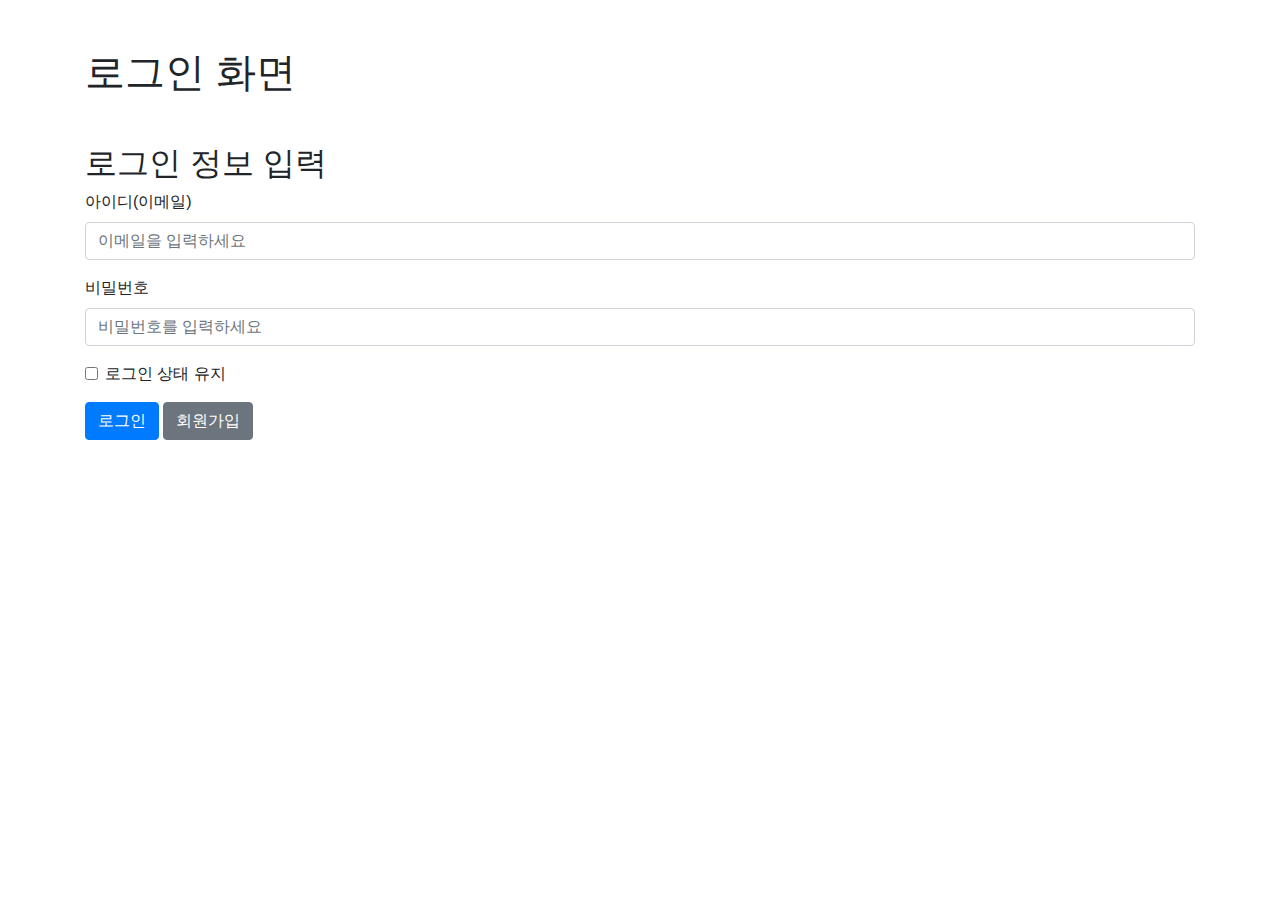
<file: login.html>
<!DOCTYPE html>
<html xmlns:th="http://www.thymeleaf.org">

<head>
    <meta charset="UTF-8">
    <title>로그인 화면</title>
    <meta content="width=device-width, initial-scale=1.0" name="viewport">
    <link rel="stylesheet" href="https://stackpath.bootstrapcdn.com/bootstrap/4.5.2/css/bootstrap.min.css">
</head>

<body>
    <div class="container">
        <h1 class="mt-5">로그인 화면</h1>
        <!-- 로그인 폼 -->
        <div class="mt-5">
            <h2>로그인 정보 입력</h2>
            <form th:action="@{/api/login_check}" method="post">
                <div class="form-group">
                    <label for="email">아이디(이메일)</label>
                    <input type="email" id="email" name="email" class="form-control" placeholder="이메일을 입력하세요" required>
                </div>
                <div class="form-group">
                    <label for="password">비밀번호</label>
                    <input type="password" id="password" name="password" class="form-control" placeholder="비밀번호를 입력하세요" required>
                </div>
                <div class="form-group form-check">
                    <input type="checkbox" id="remember-me" name="remember-me" class="form-check-input">
                    <label for="remember-me" class="form-check-label">로그인 상태 유지</label>
                </div>
                <button type="submit" class="btn btn-primary">로그인</button>
                <a class="btn btn-secondary" th:href="@{/join_new}">회원가입</a>
            </form>
        </div>
        <!-- 안내 메시지 -->
        <div class="mt-3 text-danger" th:if="${error}">
            <p th:text="${error}"></p>
        </div>
    </div>
</body>

</html>
</file>
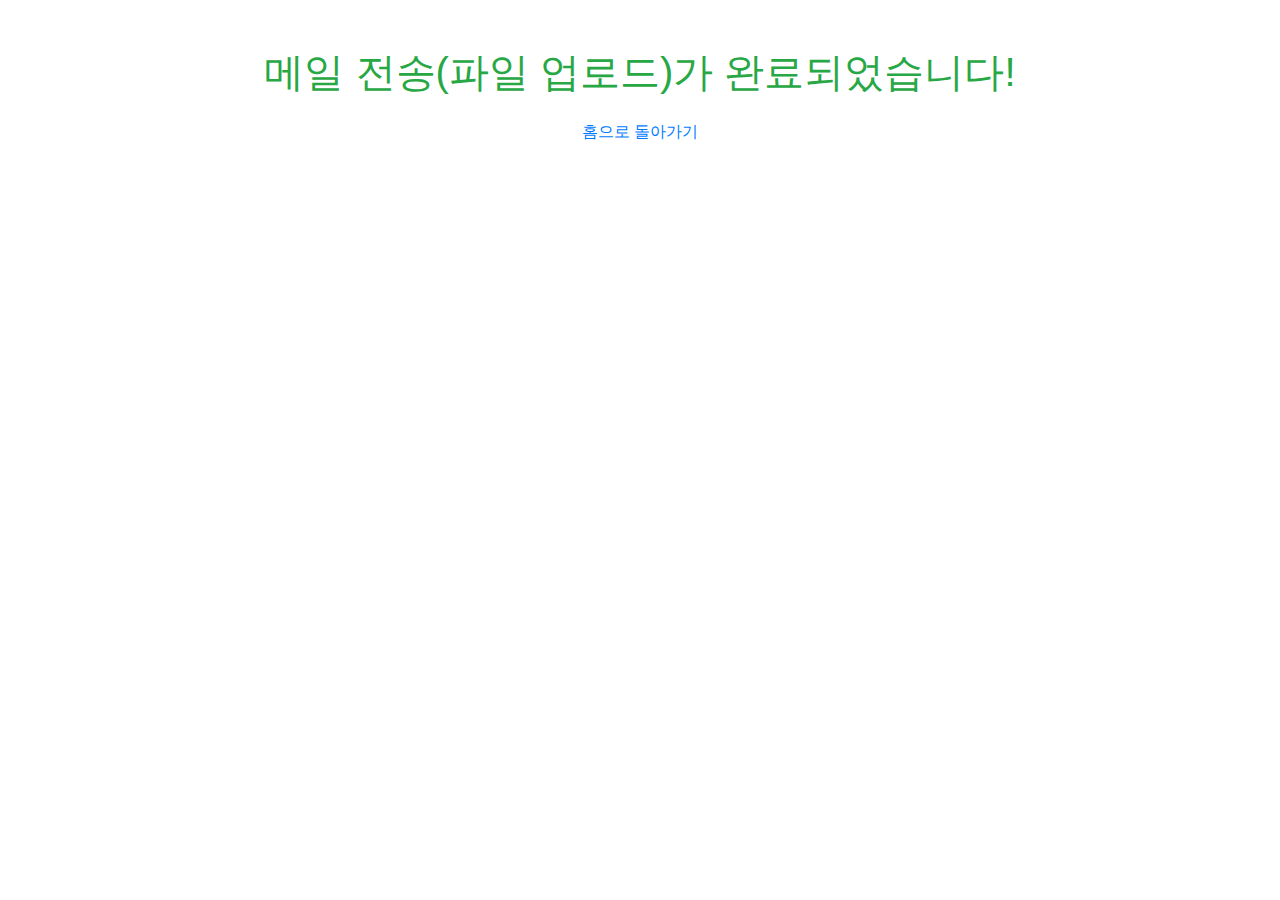
<file: upload_end.html>
<!DOCTYPE html>
<html xmlns:th="http://www.thymeleaf.org">
<head>
    <meta charset="UTF-8">
    <title>블로그 게시판(new)</title>
    <meta content="width=device-width, initial-scale=1.0" name="viewport">
    <link rel="stylesheet" href="https://stackpath.bootstrapcdn.com/bootstrap/4.5.2/css/bootstrap.min.css">
</head>
<body>
    <div class="container text-center mt-5">
        <h1 class="mb-4 text-success">메일 전송(파일 업로드)가 완료되었습니다!</h1>
        <a href="/">홈으로 돌아가기</a>
    </div>
</body>
</html>
</file>
<file: css/style.css>
/********** Template CSS **********/
:root {
    --primary: #6244C5;
    --secondary: #FFC448;
    --light: #FAFAFB;
    --dark: #12141D;
}

.back-to-top {
    position: fixed;
    display: none;
    right: 45px;
    bottom: 45px;
    z-index: 99;
}

.my-6 {
    margin-top: 6rem;
    margin-bottom: 6rem;
}

.py-6 {
    padding-top: 6rem;
    padding-bottom: 6rem;
}


/*** Spinner ***/
#spinner {
    opacity: 0;
    visibility: hidden;
    transition: opacity .5s ease-out, visibility 0s linear .5s;
    z-index: 99999;
}

#spinner.show {
    transition: opacity .5s ease-out, visibility 0s linear 0s;
    visibility: visible;
    opacity: 1;
}


/*** Button ***/
.btn {
    font-weight: 500;
    transition: .5s;
}

.btn.btn-primary,
.btn.btn-secondary {
    color: #FFFFFF;
}

.btn-square {
    width: 38px;
    height: 38px;
}

.btn-sm-square {
    width: 32px;
    height: 32px;
}

.btn-lg-square {
    width: 48px;
    height: 48px;
}

.btn-square,
.btn-sm-square,
.btn-lg-square {
    padding: 0;
    display: flex;
    align-items: center;
    justify-content: center;
    font-weight: normal;
}


/*** Navbar ***/
.navbar.fixed-top {
    display: none;
    transition: .5s;
}

.navbar .navbar-nav .nav-link {
    padding: 20px 15px;
    color: var(--dark);
    font-size: 18px;
    font-weight: 600;
    outline: none;
}

.navbar .navbar-nav .nav-link:hover,
.navbar .navbar-nav .nav-link.active {
    color: var(--primary);
}

@media (max-width: 991.98px) {
    .navbar .navbar-nav .nav-link  {
        padding: 10px 0;
    }
}


/*** Header ***/
#home {
    margin-bottom: 6rem;
    background: url(../img/bg-header.png) left top no-repeat;
}

.typed-cursor {
    font-size: 30px;
    color: var(--dark);
}

.btn-play {
    position: relative;
    display: block;
    box-sizing: content-box;
    width: 16px;
    height: 26px;
    border-radius: 100%;
    border: none;
    outline: none !important;
    padding: 18px 20px 20px 28px;
    background: var(--primary);
}

.btn-play:before {
    content: "";
    position: absolute;
    z-index: 0;
    left: 50%;
    top: 50%;
    transform: translateX(-50%) translateY(-50%);
    display: block;
    width: 60px;
    height: 60px;
    background: var(--primary);
    border-radius: 100%;
    animation: pulse-border 1500ms ease-out infinite;
}

.btn-play:after {
    content: "";
    position: absolute;
    z-index: 1;
    left: 50%;
    top: 50%;
    transform: translateX(-50%) translateY(-50%);
    display: block;
    width: 60px;
    height: 60px;
    background: #FFFFFF;
    border-radius: 100%;
    transition: all 200ms;
}

.btn-play span {
    display: block;
    position: relative;
    z-index: 3;
    width: 0;
    height: 0;
    left: -1px;
    border-left: 16px solid var(--primary);
    border-top: 11px solid transparent;
    border-bottom: 11px solid transparent;
}

@keyframes pulse-border {
    0% {
        transform: translateX(-50%) translateY(-50%) translateZ(0) scale(1);
        opacity: 1;
    }

    100% {
        transform: translateX(-50%) translateY(-50%) translateZ(0) scale(2);
        opacity: 0;
    }
}

.modal-video .modal-dialog {
    position: relative;
    max-width: 800px;
    margin: 60px auto 0 auto;
}

.modal-video .modal-body {
    position: relative;
    padding: 0px;
}

.modal-video .close {
    position: absolute;
    width: 30px;
    height: 30px;
    right: 0px;
    top: -30px;
    z-index: 999;
    font-size: 30px;
    font-weight: normal;
    color: #FFFFFF;
    background: #000000;
    opacity: 1;
}


/*** About ***/
#about .years .display-1 {
    font-size: 10rem;
    line-height: 9rem;
}

#about .years h5 {
    letter-spacing: 30px;
    margin-right: -30px;
}


/*** Skills ***/
#skill .progress {
    height: 5px;
    border-radius: 5px;
}

#skill .progress .progress-bar {
    width: 0px;
    border-radius: 5px;
    transition: 3s;
}

#skill .nav-pills .nav-link {
    color: var(--dark);
}

#skill .nav-pills .nav-link.active {
    color: #FFFFFF;
}

#skill .tab-content hr {
    width: 30px;
}


/*** Service ***/
.service-item .bg-icon {
    width: 100px;
    height: 100px;
    display: flex;
    align-items: center;
    justify-content: center;
    background: url(../img/bg-icon.png) center center no-repeat;
    background-size: cover;
}


/*** Project Portfolio ***/
#portfolio-flters li {
    display: inline-block;
    font-weight: 500;
    color: var(--dark);
    cursor: pointer;
    transition: .5s;
    border-bottom: 2px solid transparent;
}

#portfolio-flters li:hover,
#portfolio-flters li.active {
    color: var(--primary);
    border-color: var(--primary);
}

.portfolio-img {
    position: relative;
}

.portfolio-btn {
    position: absolute;
    width: 100%;
    height: 100%;
    top: 0;
    left: 0;
    background: rgba(98, 68, 197, .9);
    display: flex;
    align-items: flex-end;
    justify-content: flex-start;
    padding: 30px;
    padding-bottom: 100px !important;
    opacity: 0;
    transition: .5s;
}

.portfolio-item:hover .portfolio-btn {
    opacity: 1;
    padding-bottom: 30px !important;
}


/*** Team ***/
.team-item img {
    width: 100%;           
    aspect-ratio: 1 / 1;   
    object-fit: cover;    
    height: auto;          
    transition: .5s;
}

.team-item:hover img {
    opacity: .7;
}

.team-item .team-text {
    position: absolute;
    left: 0;
    right: 60px;
    bottom: 30px;
    display: flex;
    align-items: center;
    justify-content: space-between;
    opacity: 0;
    transition: .5s;
}

.team-item:hover .team-text {
    right: 30px;
    opacity: 1;
}

.team-item .team-text div {
    transition: .5s;
}

.team-item:hover .team-text div {
    margin-left: 30px;
}


/*** Testimonial ***/
.testimonial-left,
.testimonial-right {
    position: relative;
}

.testimonial-left img,
.testimonial-right img {
    position: absolute;
    padding: 5px;
    border: 1px solid var(--secondary);
    border-radius: 70px;
}

.testimonial-left img:nth-child(1),
.testimonial-right img:nth-child(3) {
    width: 70px;
    height: 70px;
    top: 10%;
    left: 50%;
    transform: translateX(-50%);
}

.testimonial-left img:nth-child(2),
.testimonial-right img:nth-child(2) {
    width: 60px;
    height: 60px;
    top: 50%;
    left: 10%;
    transform: translateY(-50%);
}

.testimonial-left img:nth-child(3),
.testimonial-right img:nth-child(1) {
    width: 50px;
    height: 50px;
    bottom: 10%;
    right: 10%;
}

.testimonial-carousel .owl-item img {
    width: 120px;
    height: 120px;
}

.testimonial-carousel .testimonial-icon {
    position: absolute;
    width: 40px;
    height: 40px;
    left: 50%;
    bottom: -15px;
    transform: translateX(-50%);
    display: flex;
    align-items: center;
    justify-content: center;
    background: #FFFFFF;
    border: 1px solid var(--secondary);
    border-radius: 60px;
}

.testimonial-carousel .owl-dots {
    height: 40px;
    margin-top: 25px;
    display: flex;
    align-items: center;
    justify-content: center;
}

.testimonial-carousel .owl-dot {
    position: relative;
    display: inline-block;
    margin: 0 5px;
    width: 30px;
    height: 30px;
    background: #FFFFFF;
    border: 2px solid var(--secondary);
    border-radius: 30px;
    transition: .5s;
}

.testimonial-carousel .owl-dot::after {
    position: absolute;
    content: "";
    width: 16px;
    height: 16px;
    top: 5px;
    left: 5px;
    border-radius: 16px;
    background: var(--secondary);
    transition: .5s;
}

.testimonial-carousel .owl-dot.active::after {
    background: var(--primary);
}
</file>
